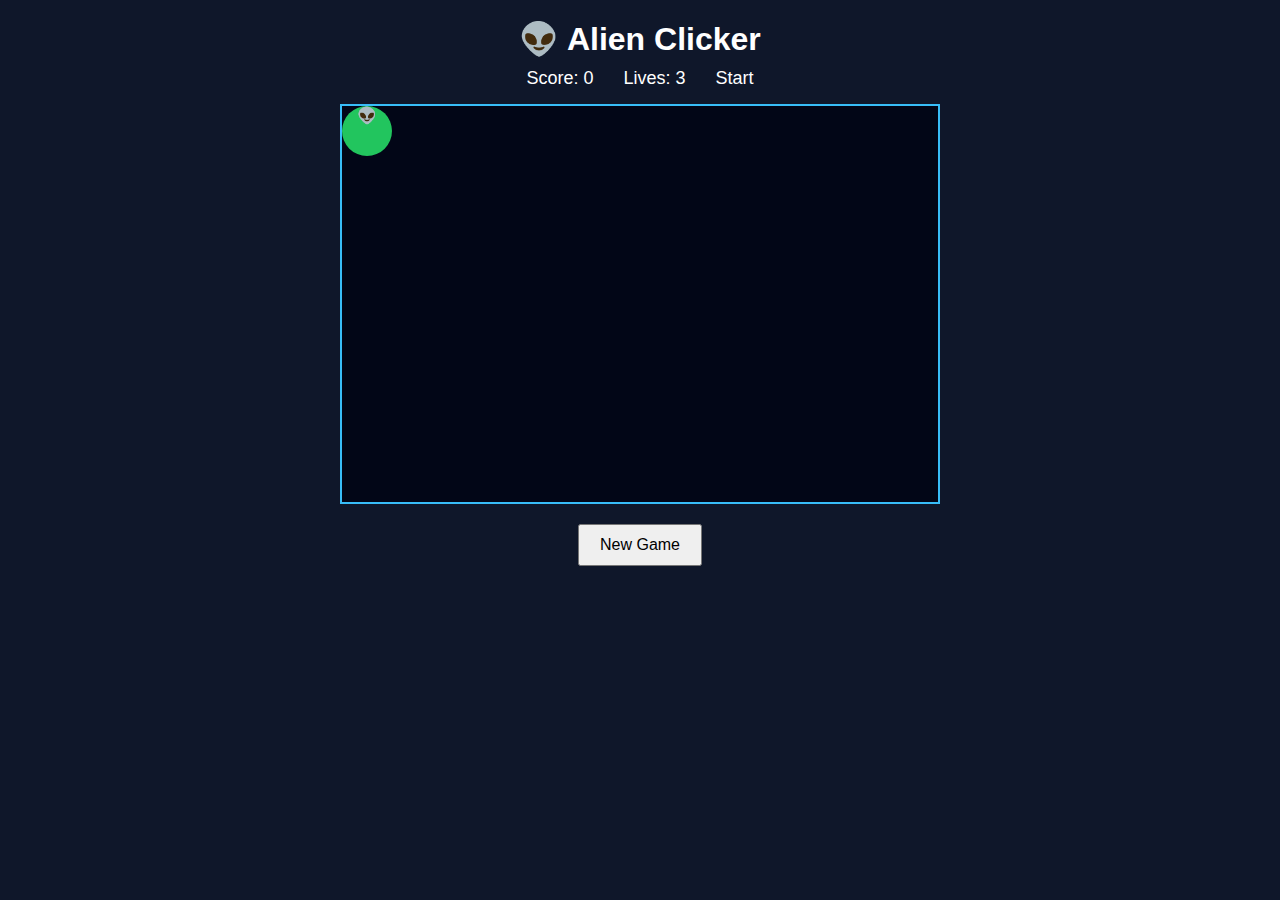
<file: Alien Clicker Game/index.html>
<!doctype html>
<html lang="en">
  <head>
    <link
      href="https://fonts.googleapis.com/css2?family=Orbitron:wght@400;600&display=swap"
      rel="stylesheet"
    />

    <meta charset="UTF-8" />
    <meta name="viewport" content="width=device-width, initial-scale=1.0" />
    <meta http-equiv="X-UA-Compatible" content="ie=edge" />
    <link rel="stylesheet" href="style.css" />
    <title>Alien Clicker</title>
  </head>
  <body>
    <h1>👽 Alien Clicker</h1>

    <div class="hud">
      <p>Score: <span id="score">0</span></p>
      <p>Lives: <span id="lives">3</span></p>
      <p><span id="msg">Start</span></p>
    </div>

    <div class="game">
      <!-- aliens will appear here -->
      <div class="alien">👽</div>
    </div>

    <button class="btn new-game">New Game</button>

    <script src="script.js"></script>
  </body>
</html>
</file>
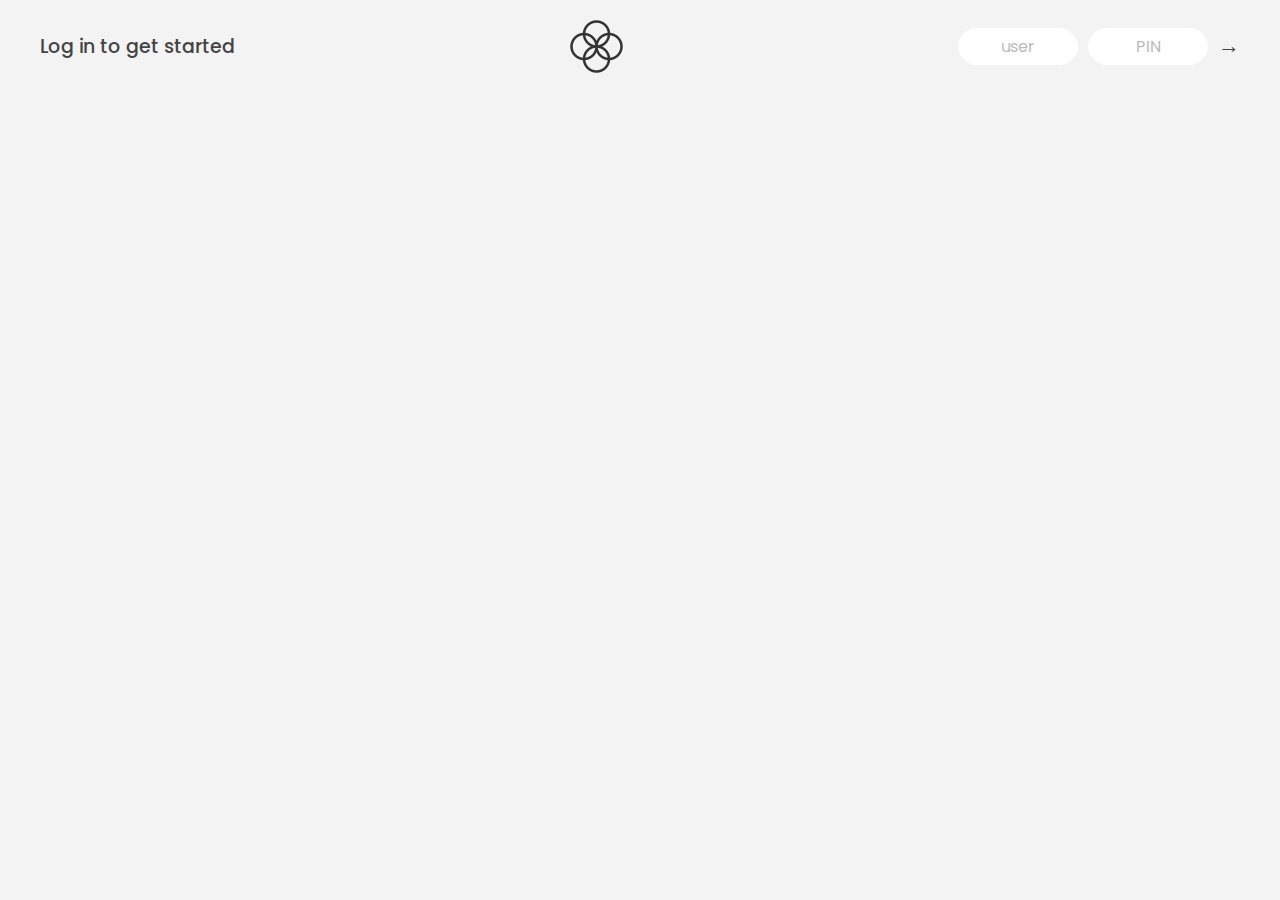
<file: arrayMethods/index.html>
<!doctype html>
<html lang="en">
  <head>
    <meta charset="UTF-8" />
    <meta name="viewport" content="width=device-width, initial-scale=1.0" />
    <meta http-equiv="X-UA-Compatible" content="ie=edge" />
    <link rel="shortcut icon" type="image/png" href="/icon.png" />

    <link
      href="https://fonts.googleapis.com/css?family=Poppins:400,500,600&display=swap"
      rel="stylesheet"
    />

    <link rel="stylesheet" href="style.css" />
    <title>Bankist</title>
  </head>
  <body>
    <!-- TOP NAVIGATION -->
    <nav>
      <p class="welcome">Log in to get started</p>
      <img src="logo.png" alt="Logo" class="logo" />
      <form class="login">
        <input
          type="text"
          placeholder="user"
          class="login__input login__input--user"
        />
        <!-- In practice, use type="password" -->
        <input
          type="text"
          placeholder="PIN"
          maxlength="4"
          class="login__input login__input--pin"
        />
        <button class="login__btn">&rarr;</button>
      </form>
    </nav>

    <main class="app">
      <!-- BALANCE -->
      <div class="balance">
        <div>
          <p class="balance__label">Current balance</p>
          <p class="balance__date">
            As of <span class="date">05/03/2037</span>
          </p>
        </div>
        <p class="balance__value">0000€</p>
      </div>

      <!-- MOVEMENTS -->
      <div class="movements">
        <div class="movements__row">
          <div class="movements__type movements__type--deposit">2 deposit</div>
          <div class="movements__date">3 days ago</div>
          <div class="movements__value">4 000€</div>
        </div>
        <div class="movements__row">
          <div class="movements__type movements__type--withdrawal">
            1 withdrawal
          </div>
          <div class="movements__date">24/01/2037</div>
          <div class="movements__value">-378€</div>
        </div>
      </div>

      <!-- SUMMARY -->
      <div class="summary">
        <p class="summary__label">In</p>
        <p class="summary__value summary__value--in">0000€</p>
        <p class="summary__label">Out</p>
        <p class="summary__value summary__value--out">0000€</p>
        <p class="summary__label">Interest</p>
        <p class="summary__value summary__value--interest">0000€</p>
        <button class="btn--sort">&downarrow; SORT</button>
      </div>

      <!-- OPERATION: TRANSFERS -->
      <div class="operation operation--transfer">
        <h2>Transfer money</h2>
        <form class="form form--transfer">
          <input type="text" class="form__input form__input--to" />
          <input type="number" class="form__input form__input--amount" />
          <button class="form__btn form__btn--transfer">&rarr;</button>
          <label class="form__label">Transfer to</label>
          <label class="form__label">Amount</label>
        </form>
      </div>

      <!-- OPERATION: LOAN -->
      <div class="operation operation--loan">
        <h2>Request loan</h2>
        <form class="form form--loan">
          <input type="number" class="form__input form__input--loan-amount" />
          <button class="form__btn form__btn--loan">&rarr;</button>
          <label class="form__label form__label--loan">Amount</label>
        </form>
      </div>

      <!-- OPERATION: CLOSE -->
      <div class="operation operation--close">
        <h2>Close account</h2>
        <form class="form form--close">
          <input type="text" class="form__input form__input--user" />
          <input
            type="password"
            maxlength="6"
            class="form__input form__input--pin"
          />
          <button class="form__btn form__btn--close">&rarr;</button>
          <label class="form__label">Confirm user</label>
          <label class="form__label">Confirm PIN</label>
        </form>
      </div>

      <!-- LOGOUT TIMER -->
      <p class="logout-timer">
        You will be logged out in <span class="timer">05:00</span>
      </p>
    </main>

    <!-- <footer>
      &copy; by Jonas Schmedtmann. Don't claim as your own :)
    </footer> -->

    <script src="script.js"></script>
  </body>
</html>
</file>
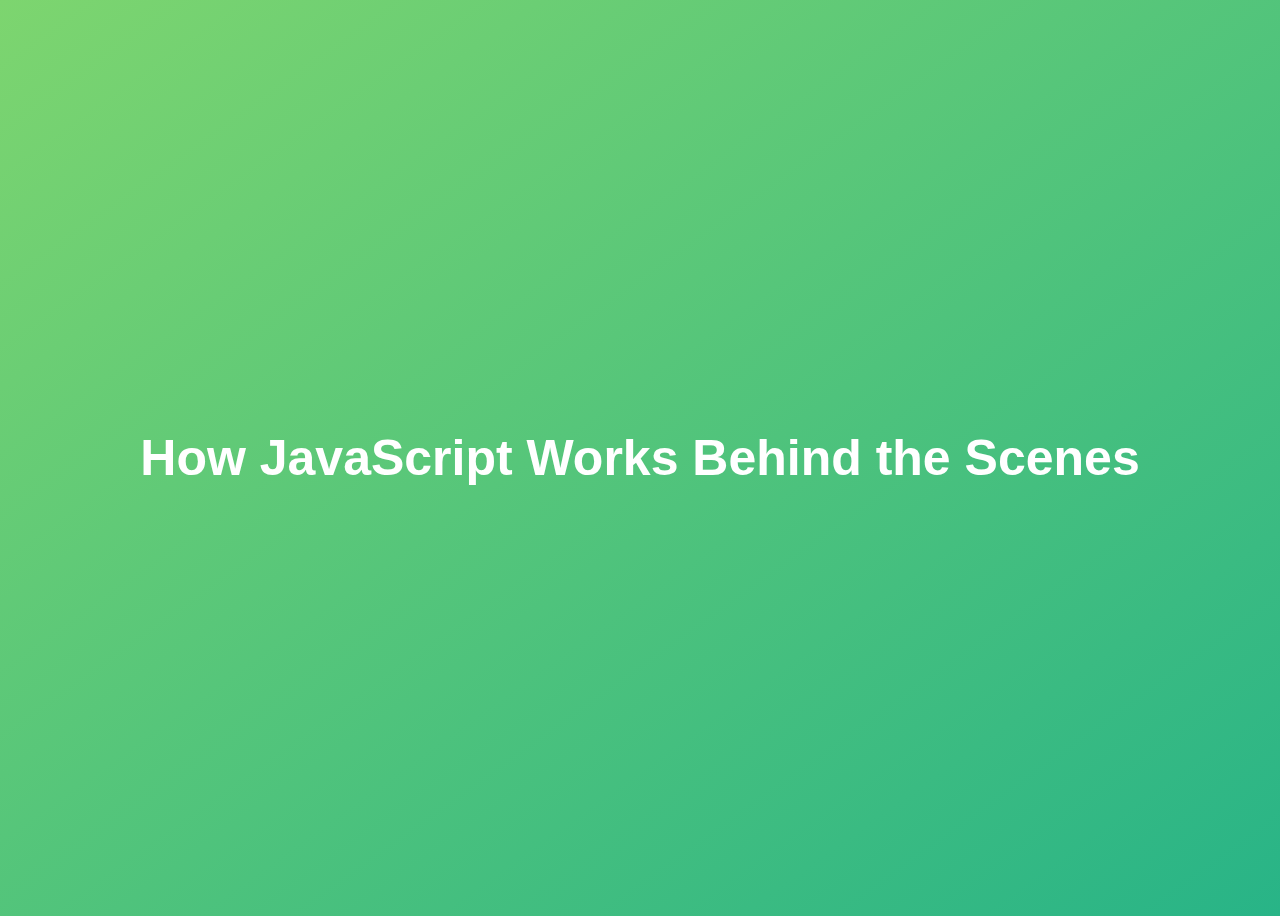
<file: Behind-the-Scenes/index.html>
<!DOCTYPE html>
<html lang="en">
  <head>
    <meta charset="UTF-8" />
    <meta name="viewport" content="width=device-width, initial-scale=1.0" />
    <meta http-equiv="X-UA-Compatible" content="ie=edge" />
    <title>How JavaScript Works Behind the Scenes</title>
    <style>
      body {
        height: 100vh;
        display: flex;
        align-items: center;
        background: linear-gradient(to top left, #28b487, #7dd56f);
      }
      h1 {
        font-family: sans-serif;
        font-size: 50px;
        line-height: 1.3;
        width: 100%;
        padding: 30px;
        text-align: center;
        color: white;
      }
    </style>
  </head>
  <body>
    <h1>How JavaScript Works Behind the Scenes</h1>
    <script src="script.js"></script>
  </body>
</html>
</file>
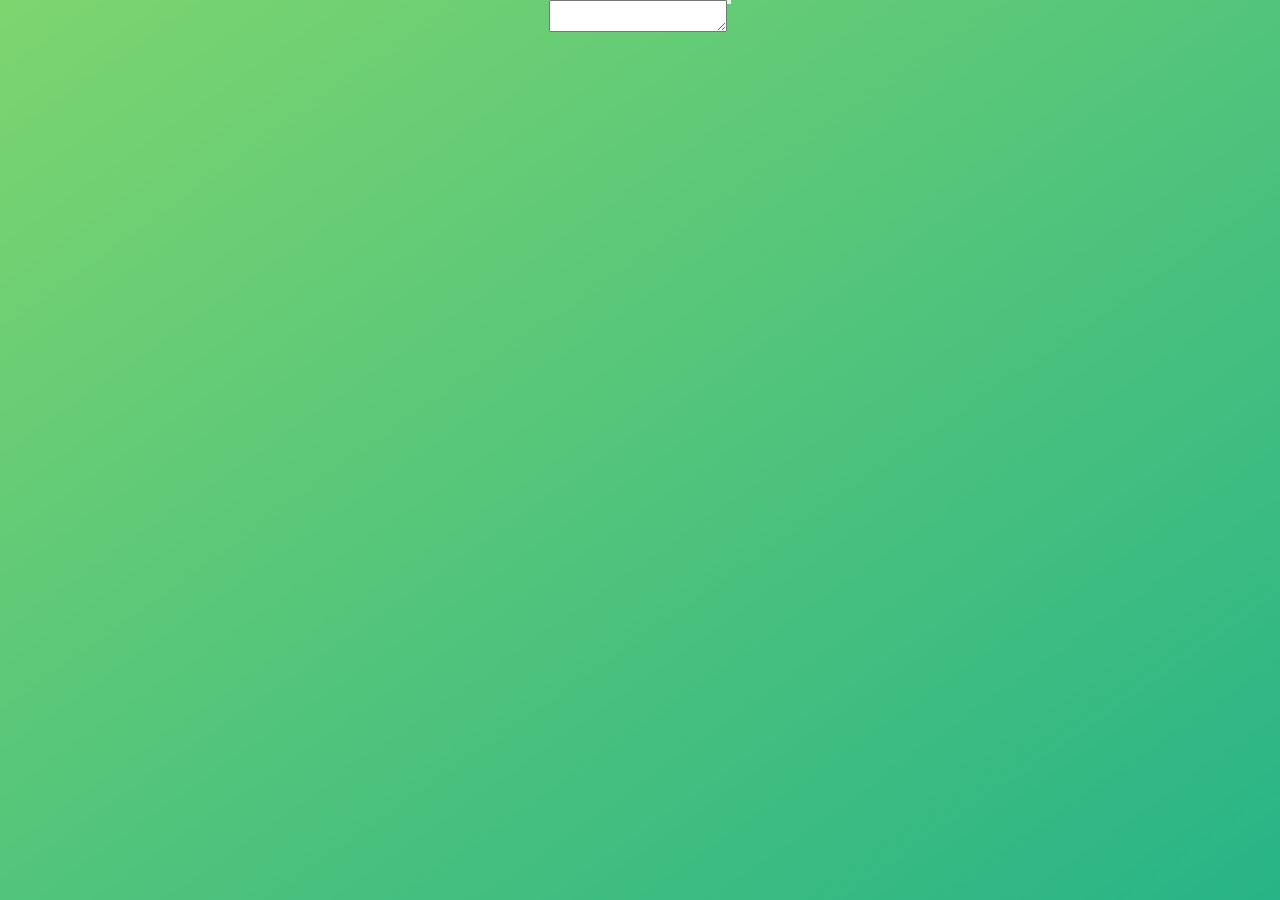
<file: camelCase/index.html>
<!doctype html>
<html lang="en">
  <head>
    <meta charset="UTF-8" />
    <meta name="viewport" content="width=device-width, initial-scale=1.0" />
    <meta http-equiv="X-UA-Compatible" content="ie=edge" />
    <link rel="stylesheet" href="style.css" />
    <title>camelCase</title>
  </head>
  <body>
    <script src="script.js"></script>
  </body>
</html>
</file>
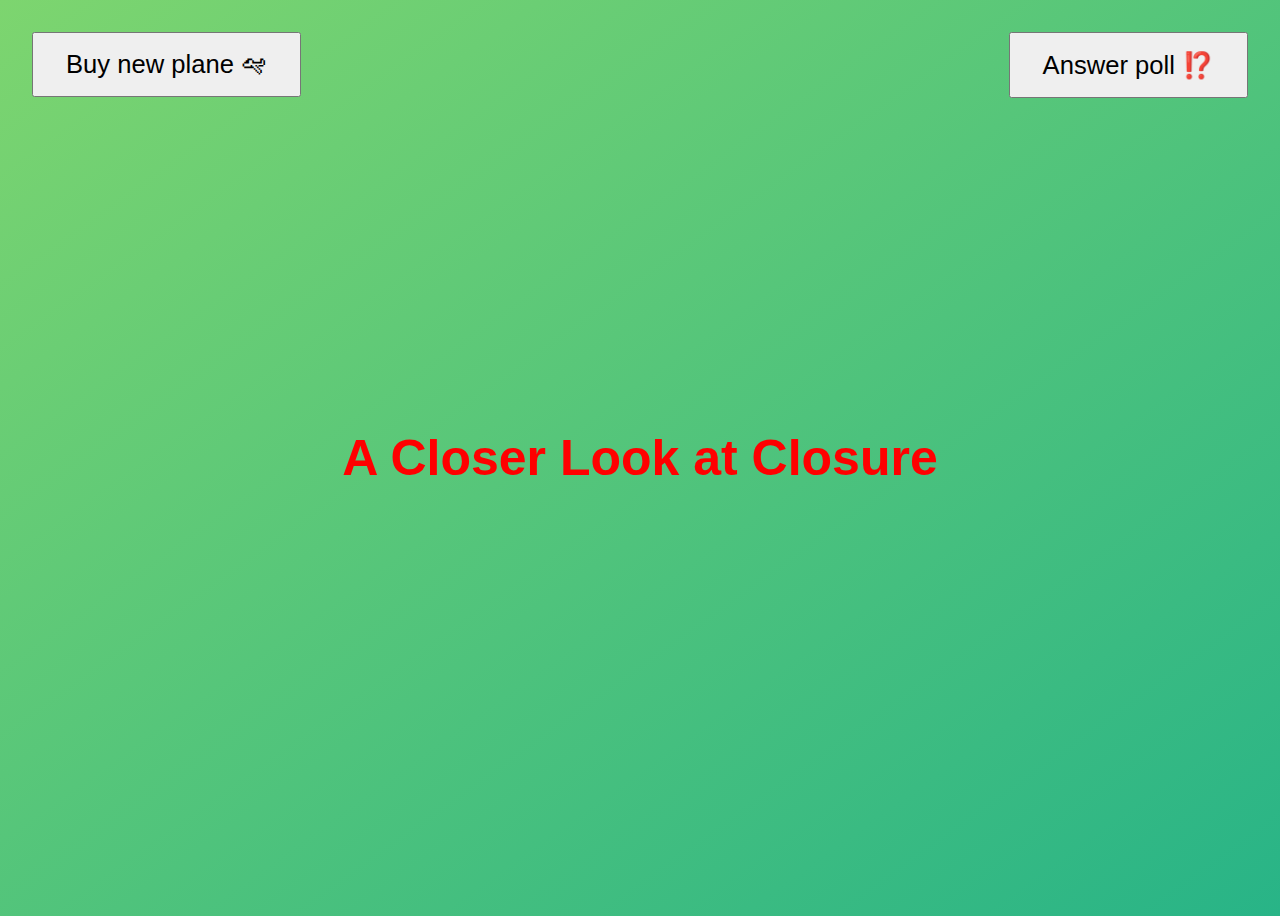
<file: ClosureExercise/index.html>
<!doctype html>
<html lang="en">
  <head>
    <meta charset="UTF-8" />
    <meta name="viewport" content="width=device-width, initial-scale=1.0" />
    <meta http-equiv="X-UA-Compatible" content="ie=edge" />
    <title>ClosureExercise</title>
    <style>
      body {
        height: 100vh;
        display: flex;
        align-items: center;
        background: linear-gradient(to top left, #28b487, #7dd56f);
      }
      h1 {
        font-family: sans-serif;
        font-size: 50px;
        line-height: 1.3;
        width: 100%;
        padding: 30px;
        text-align: center;
        color: white;
      }
      .buy,
      .poll {
        font-size: 1.6rem;
        padding: 1rem 2rem;
        position: absolute;
        top: 2rem;
      }
      .buy {
        left: 2rem;
      }
      .poll {
        right: 2rem;
      }
    </style>
  </head>
  <body>
    <h1>A Closer Look at Closure</h1>
    <button class="buy">Buy new plane 🛩</button>
    <button class="poll">Answer poll ⁉️</button>
    <script src="script.js"></script>
  </body>
</html>
</file>
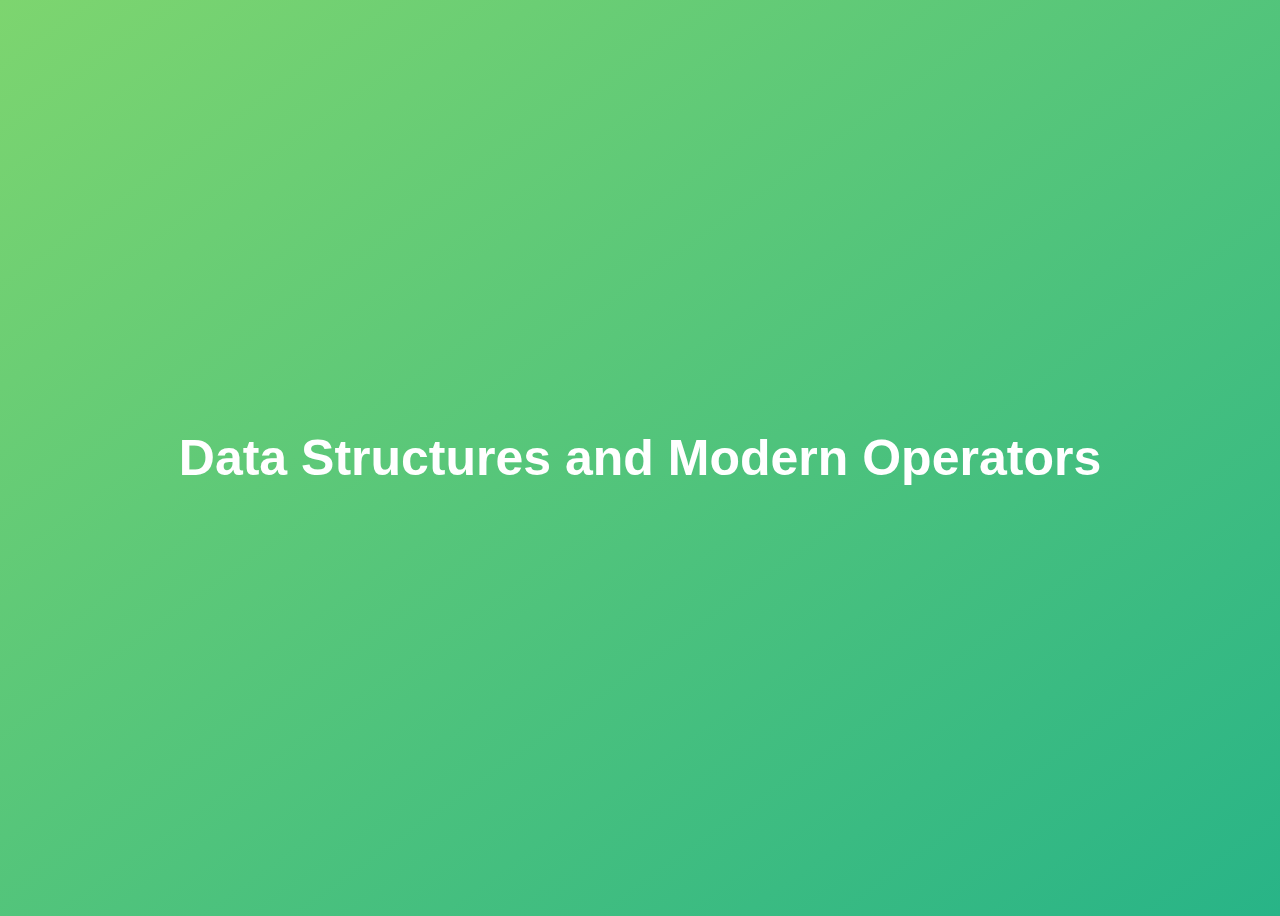
<file: Data-Structures-Operators/index.html>
<!DOCTYPE html>
<html lang="en">
  <head>
    <meta charset="UTF-8" />
    <meta name="viewport" content="width=device-width, initial-scale=1.0" />
    <meta http-equiv="X-UA-Compatible" content="ie=edge" />
    <title>Data Structures and Modern Operators</title>
    <style>
      body {
        height: 100vh;
        display: flex;
        align-items: center;
        background: linear-gradient(to top left, #28b487, #7dd56f);
      }
      h1 {
        font-family: sans-serif;
        font-size: 50px;
        line-height: 1.3;
        width: 100%;
        padding: 30px;
        text-align: center;
        color: white;
      }
      button {
        width: 50px;
        height: 20px;
        margin: 10px;
      }
      textarea {
        width: 300px;
        height: 100px;
      }
    </style>
  </head>
  <body>
    <h1>Data Structures and Modern Operators</h1>
    <script src="script.js"></script>
  </body>
</html>
</file>
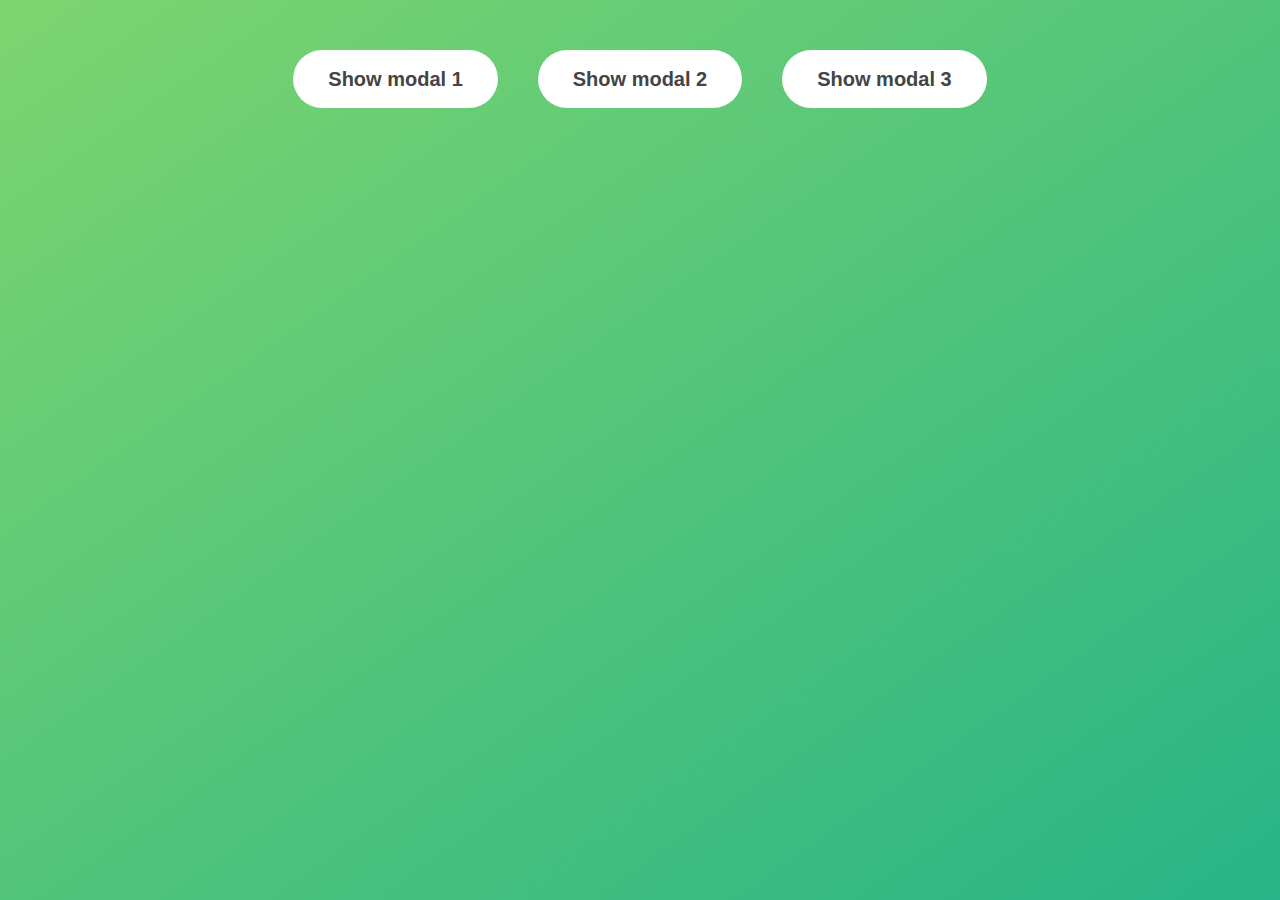
<file: Football-Betting-App/index.html>
<!DOCTYPE html>
<html lang="en">
  <head>
    <meta charset="UTF-8" />
    <meta name="viewport" content="width=device-width, initial-scale=1.0" />
    <meta http-equiv="X-UA-Compatible" content="ie=edge" />
    <link rel="stylesheet" href="style.css" />
    <title>Modal window</title>
  </head>
  <body>
    <button class="show-modal">Show modal 1</button>
    <button class="show-modal">Show modal 2</button>
    <button class="show-modal">Show modal 3</button>

    <div class="modal hidden">
      <button class="close-modal">&times;</button>
      <h1>I'm a modal window 😍</h1>
      <p>
        Lorem ipsum dolor sit amet, consectetur adipisicing elit, sed do eiusmod
        tempor incididunt ut labore et dolore magna aliqua. Ut enim ad minim
        veniam, quis nostrud exercitation ullamco laboris nisi ut aliquip ex ea
        commodo consequat. Duis aute irure dolor in reprehenderit in voluptate
        velit esse cillum dolore eu fugiat nulla pariatur. Excepteur sint
        occaecat cupidatat non proident, sunt in culpa qui officia deserunt
        mollit anim id est laborum.
      </p>
    </div>
    <div class="overlay hidden"></div>

    <script src="script.js"></script>
  </body>
</html>
</file>
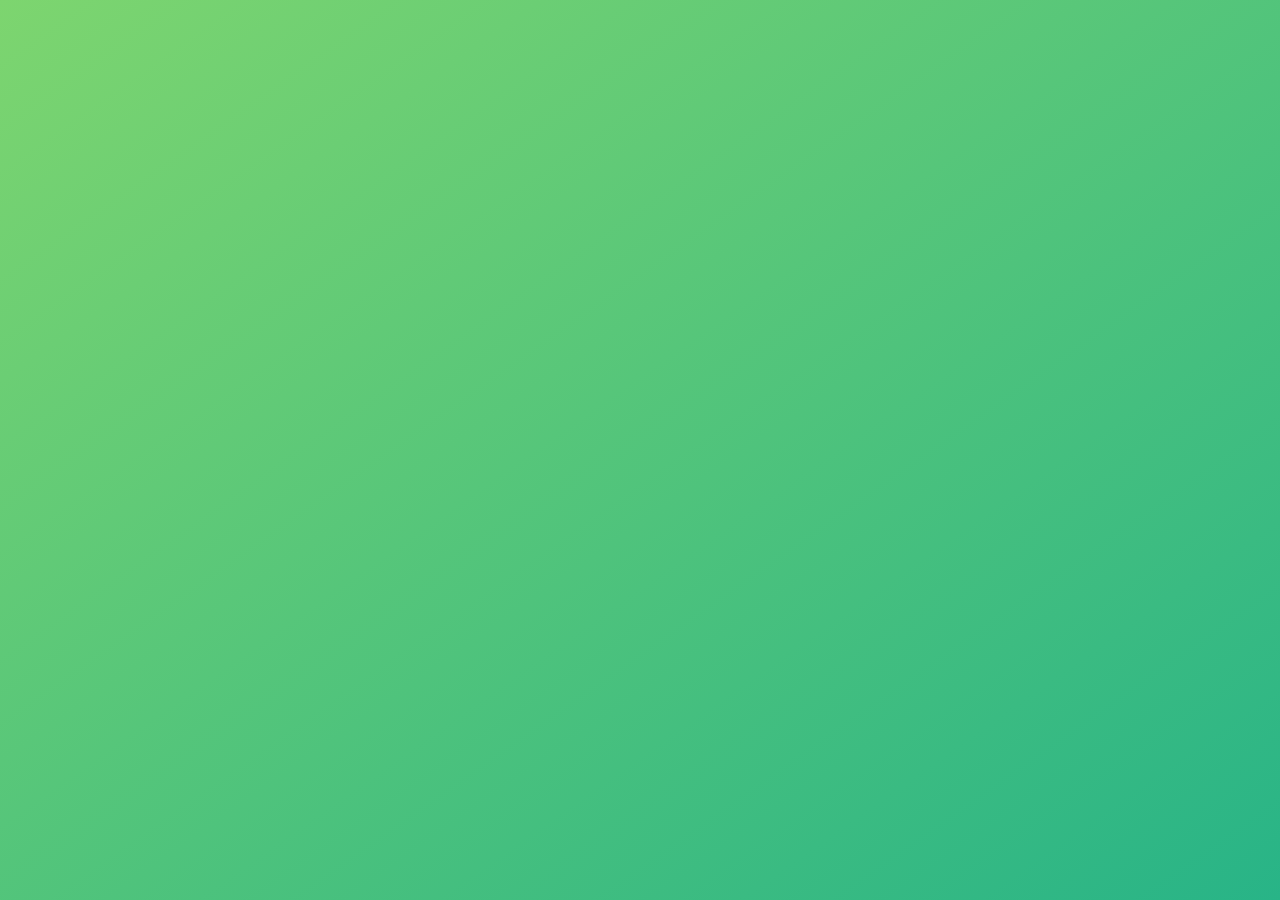
<file: Football-Betting-App2/index.html>
<!doctype html>
<html lang="en">
  <head>
    <meta charset="UTF-8" />
    <meta name="viewport" content="width=device-width, initial-scale=1.0" />
    <meta http-equiv="X-UA-Compatible" content="ie=edge" />
    <link rel="stylesheet" href="style.css" />
    <title>Football Betting App</title>
  </head>
  <body>
    <script src="script.js"></script>
  </body>
</html>
</file>
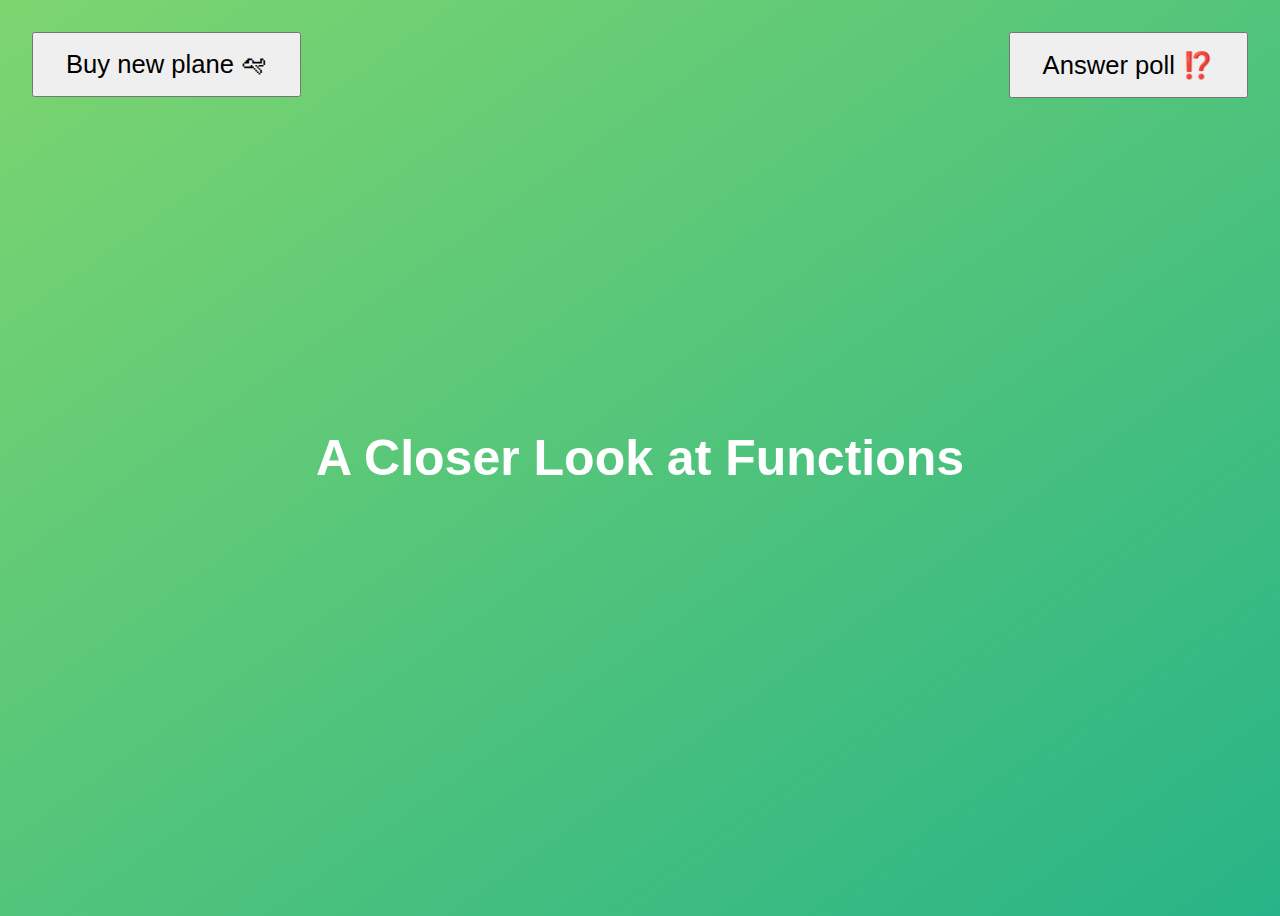
<file: FunctionsExcersize/index.html>
<!DOCTYPE html>
<html lang="en">
  <head>
    <meta charset="UTF-8" />
    <meta name="viewport" content="width=device-width, initial-scale=1.0" />
    <meta http-equiv="X-UA-Compatible" content="ie=edge" />
    <title>A Closer Look at Functions</title>
    <style>
      body {
        height: 100vh;
        display: flex;
        align-items: center;
        background: linear-gradient(to top left, #28b487, #7dd56f);
      }
      h1 {
        font-family: sans-serif;
        font-size: 50px;
        line-height: 1.3;
        width: 100%;
        padding: 30px;
        text-align: center;
        color: white;
      }
      .buy,
      .poll {
        font-size: 1.6rem;
        padding: 1rem 2rem;
        position: absolute;
        top: 2rem;
      }
      .buy {
        left: 2rem;
      }
      .poll {
        right: 2rem;
      }
    </style>
  </head>
  <body>
    <h1>A Closer Look at Functions</h1>
    <button class="buy">Buy new plane 🛩</button>
    <button class="poll">Answer poll ⁉️</button>
    <script src="script.js"></script>
  </body>
</html>
</file>
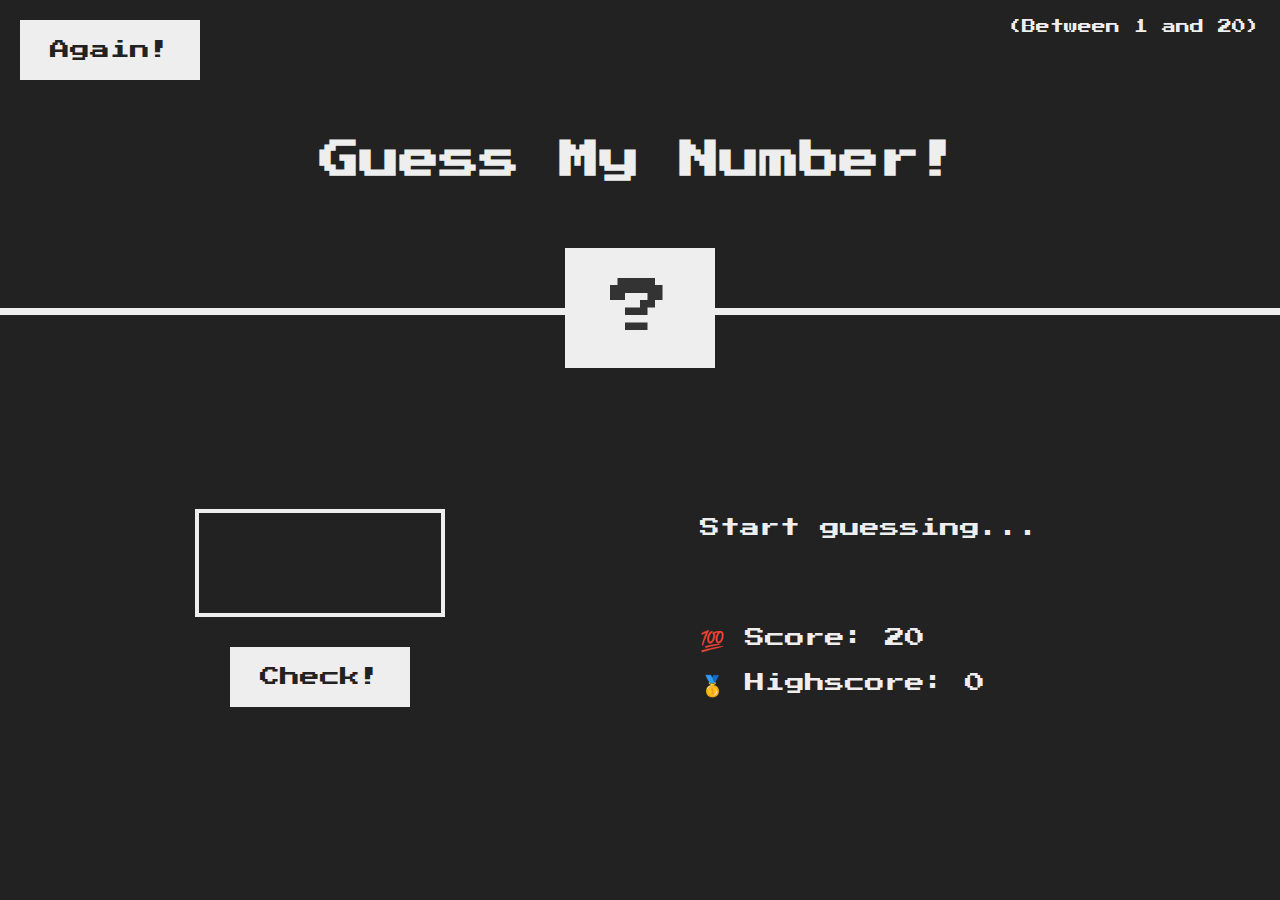
<file: Guess-My-Number/index.html>
<!DOCTYPE html>
<html lang="en">
  <head>
    <meta charset="UTF-8" />
    <meta name="viewport" content="width=device-width, initial-scale=1.0" />
    <meta http-equiv="X-UA-Compatible" content="ie=edge" />
    <link rel="stylesheet" href="style.css" />
    <title>Guess My Number!</title>
  </head>
  <body>
    <header>
      <h1>Guess My Number!</h1>
      <p class="between">(Between 1 and 20)</p>
      <button class="btn again">Again!</button>
      <div class="number">?</div>
    </header>
    <main>
      <section class="left">
        <input type="number" class="guess" />
        <button class="btn check">Check!</button>
      </section>
      <section class="right">
        <p class="message">Start guessing...</p>
        <p class="label-score">💯 Score: <span class="score">20</span></p>
        <p class="label-highscore">
          🥇 Highscore: <span class="highscore">0</span>
        </p>
      </section>
    </main>
    <script src="script.js"></script>
  </body>
</html>
</file>
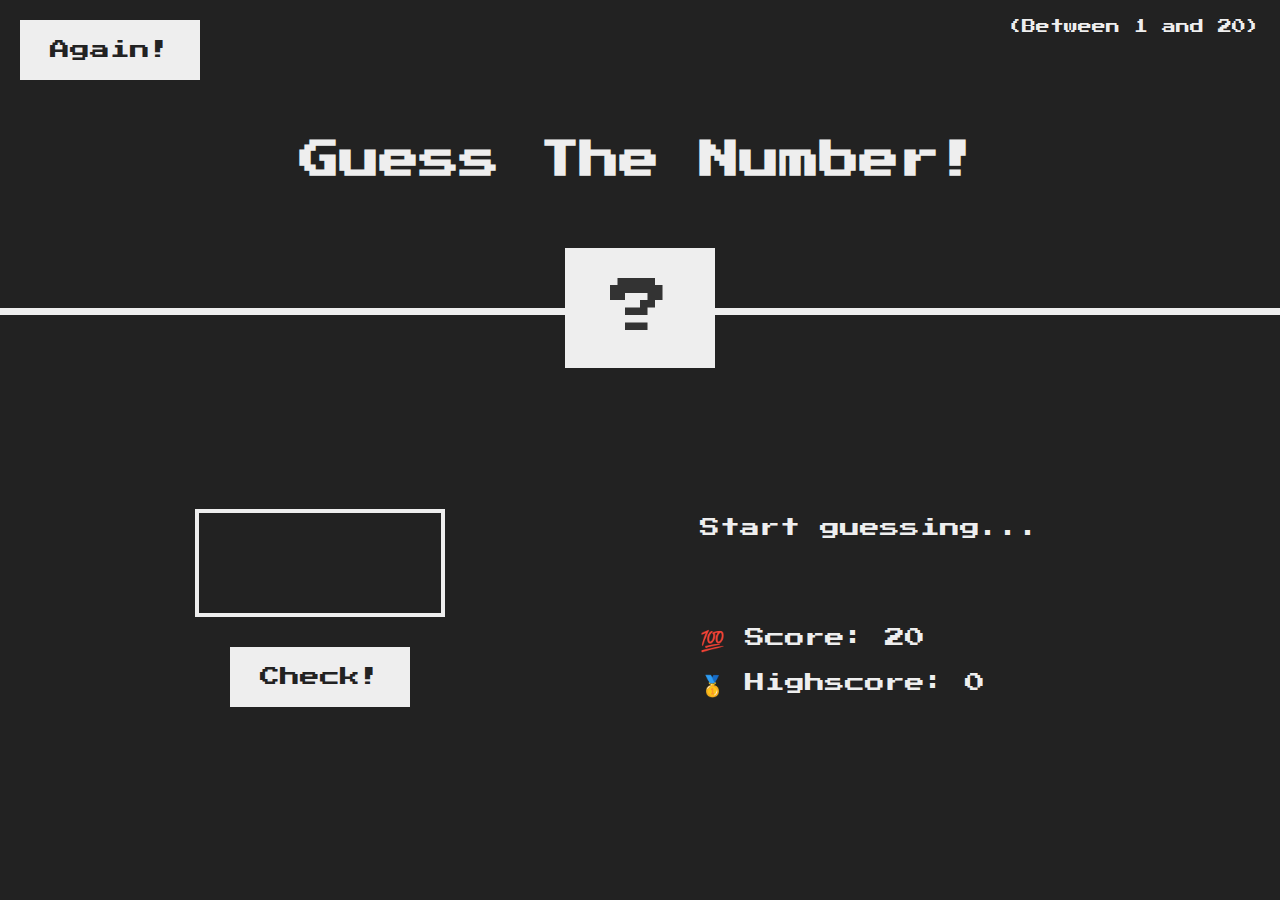
<file: Guess-The-Number/index.html>
<!doctype html>
<html lang="en">
  <head>
    <meta charset="UTF-8" />
    <meta name="viewport" content="width=device-width, initial-scale=1.0" />
    <meta http-equiv="X-UA-Compatible" content="ie=edge" />
    <link rel="stylesheet" href="style.css" />
    <title>Guess The Number!</title>
  </head>
  <body>
    <header>
      <h1>Guess The Number!</h1>
      <p class="between">(Between 1 and 20)</p>
      <button class="btn again">Again!</button>
      <div class="number">?</div>
    </header>
    <main>
      <section class="left">
        <input type="number" class="guess" />
        <button class="btn check">Check!</button>
      </section>
      <section class="right">
        <p class="message">Start guessing...</p>
        <p class="label-score">💯 Score: <span class="score">20</span></p>
        <p class="label-highscore">
          🥇 Highscore: <span class="highscore">0</span>
        </p>
      </section>
    </main>
    <script src="script.js"></script>
  </body>
</html>
</file>
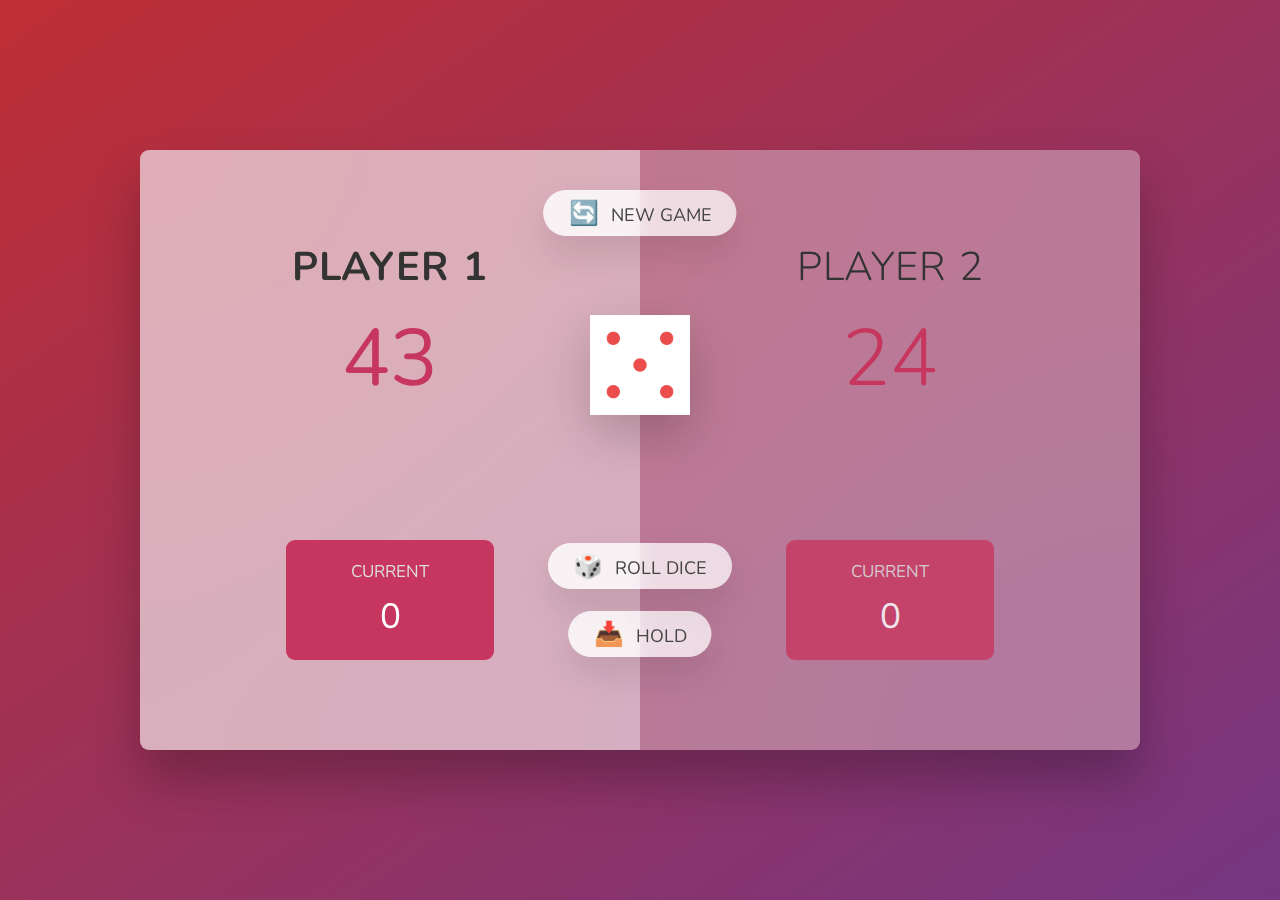
<file: Pig-Game/index.html>
<!DOCTYPE html>
<html lang="en">
  <head>
    <meta charset="UTF-8" />
    <meta name="viewport" content="width=device-width, initial-scale=1.0" />
    <meta http-equiv="X-UA-Compatible" content="ie=edge" />
    <link rel="stylesheet" href="style.css" />
    <title>Pig Game</title>
  </head>
  <body>
    <main>
      <section class="player player--0 player--active">
        <h2 class="name" id="name--0">Player 1</h2>
        <p class="score" id="score--0">43</p>
        <div class="current">
          <p class="current-label">Current</p>
          <p class="current-score" id="current--0">0</p>
        </div>
      </section>
      <section class="player player--1">
        <h2 class="name" id="name--1">Player 2</h2>
        <p class="score" id="score--1">24</p>
        <div class="current">
          <p class="current-label">Current</p>
          <p class="current-score" id="current--1">0</p>
        </div>
      </section>

      <img src="dice-5.png" alt="Playing dice" class="dice" />
      <button class="btn btn--new">🔄 New game</button>
      <button class="btn btn--roll">🎲 Roll dice</button>
      <button class="btn btn--hold">📥 Hold</button>
    </main>
    <script src="script.js"></script>
  </body>
</html>
</file>
<file: Alien Clicker Game/style.css>
* {
  box-sizing: border-box;
  margin: 0;
  padding: 0;
}

body {
  font-family: sans-serif;
  background: #0f172a;
  color: white;
  text-align: center;
  padding: 20px;
}

h1 {
  margin-bottom: 10px;
}

.hud {
  display: flex;
  justify-content: center;
  gap: 30px;
  margin-bottom: 15px;
  font-size: 18px;
}

.game {
  width: 600px;
  height: 400px;
  background: #020617;
  border: 2px solid #38bdf8;
  margin: 0 auto 20px;
  position: relative; /* IMPORTANT */
  overflow: hidden;
}

.alien {
  width: 50px;
  height: 50px;
  background: #22c55e;
  border-radius: 50%;
  position: absolute; /* IMPORTANT */
  cursor: pointer;
}

.btn {
  padding: 10px 20px;
  font-size: 16px;
  cursor: pointer;
}
</file>
<file: arrayMethods/style.css>
/*
 * Use this CSS to learn some intersting techniques,
 * in case you're wondering how I built the UI.
 * Have fun! 😁
 */

* {
  margin: 0;
  padding: 0;
  box-sizing: inherit;
}

html {
  font-size: 62.5%;
  box-sizing: border-box;
}

body {
  font-family: "Poppins", sans-serif;
  color: #444;
  background-color: #f3f3f3;
  height: 100vh;
  padding: 2rem;
}

nav {
  display: flex;
  justify-content: space-between;
  align-items: center;
  padding: 0 2rem;
}

.welcome {
  font-size: 1.9rem;
  font-weight: 500;
}

.logo {
  height: 5.25rem;
}

.login {
  display: flex;
}

.login__input {
  border: none;
  padding: 0.5rem 2rem;
  font-size: 1.6rem;
  font-family: inherit;
  text-align: center;
  width: 12rem;
  border-radius: 10rem;
  margin-right: 1rem;
  color: inherit;
  border: 1px solid #fff;
  transition: all 0.3s;
}

.login__input:focus {
  outline: none;
  border: 1px solid #ccc;
}

.login__input::placeholder {
  color: #bbb;
}

.login__btn {
  border: none;
  background: none;
  font-size: 2.2rem;
  color: inherit;
  cursor: pointer;
  transition: all 0.3s;
}

.login__btn:hover,
.login__btn:focus,
.btn--sort:hover,
.btn--sort:focus {
  outline: none;
  color: #777;
}

/* MAIN */
.app {
  position: relative;
  max-width: 100rem;
  margin: 4rem auto;
  display: grid;
  grid-template-columns: 4fr 3fr;
  grid-template-rows: auto repeat(3, 15rem) auto;
  gap: 2rem;

  /* NOTE This creates the fade in/out anumation */
  opacity: 0;
  transition: all 1s;
}

.balance {
  grid-column: 1 / span 2;
  display: flex;
  align-items: flex-end;
  justify-content: space-between;
  margin-bottom: 2rem;
}

.balance__label {
  font-size: 2.2rem;
  font-weight: 500;
  margin-bottom: -0.2rem;
}

.balance__date {
  font-size: 1.4rem;
  color: #888;
}

.balance__value {
  font-size: 4.5rem;
  font-weight: 400;
}

/* MOVEMENTS */
.movements {
  grid-row: 2 / span 3;
  background-color: #fff;
  border-radius: 1rem;
  overflow: scroll;
}

.movements__row {
  padding: 2.25rem 4rem;
  display: flex;
  align-items: center;
  border-bottom: 1px solid #eee;
}

.movements__type {
  font-size: 1.1rem;
  text-transform: uppercase;
  font-weight: 500;
  color: #fff;
  padding: 0.1rem 1rem;
  border-radius: 10rem;
  margin-right: 2rem;
}

.movements__date {
  font-size: 1.1rem;
  text-transform: uppercase;
  font-weight: 500;
  color: #666;
}

.movements__type--deposit {
  background-image: linear-gradient(to top left, #39b385, #9be15d);
}

.movements__type--withdrawal {
  background-image: linear-gradient(to top left, #e52a5a, #ff585f);
}

.movements__value {
  font-size: 1.7rem;
  margin-left: auto;
}

/* SUMMARY */
.summary {
  grid-row: 5 / 6;
  display: flex;
  align-items: baseline;
  padding: 0 0.3rem;
  margin-top: 1rem;
}

.summary__label {
  font-size: 1.2rem;
  font-weight: 500;
  text-transform: uppercase;
  margin-right: 0.8rem;
}

.summary__value {
  font-size: 2.2rem;
  margin-right: 2.5rem;
}

.summary__value--in,
.summary__value--interest {
  color: #66c873;
}

.summary__value--out {
  color: #f5465d;
}

.btn--sort {
  margin-left: auto;
  border: none;
  background: none;
  font-size: 1.3rem;
  font-weight: 500;
  cursor: pointer;
}

/* OPERATIONS */
.operation {
  border-radius: 1rem;
  padding: 3rem 4rem;
  color: #333;
}

.operation--transfer {
  background-image: linear-gradient(to top left, #ffb003, #ffcb03);
}

.operation--loan {
  background-image: linear-gradient(to top left, #39b385, #9be15d);
}

.operation--close {
  background-image: linear-gradient(to top left, #e52a5a, #ff585f);
}

h2 {
  margin-bottom: 1.5rem;
  font-size: 1.7rem;
  font-weight: 600;
  color: #333;
}

.form {
  display: grid;
  grid-template-columns: 2.5fr 2.5fr 1fr;
  grid-template-rows: auto auto;
  gap: 0.4rem 1rem;
}

/* Exceptions for interst */
.form.form--loan {
  grid-template-columns: 2.5fr 1fr 2.5fr;
}
.form__label--loan {
  grid-row: 2;
}
/* End exceptions */

.form__input {
  width: 100%;
  border: none;
  background-color: rgba(255, 255, 255, 0.4);
  font-family: inherit;
  font-size: 1.5rem;
  text-align: center;
  color: #333;
  padding: 0.3rem 1rem;
  border-radius: 0.7rem;
  transition: all 0.3s;
}

.form__input:focus {
  outline: none;
  background-color: rgba(255, 255, 255, 0.6);
}

.form__label {
  font-size: 1.3rem;
  text-align: center;
}

.form__btn {
  border: none;
  border-radius: 0.7rem;
  font-size: 1.8rem;
  background-color: #fff;
  cursor: pointer;
  transition: all 0.3s;
}

.form__btn:focus {
  outline: none;
  background-color: rgba(255, 255, 255, 0.8);
}

.logout-timer {
  padding: 0 0.3rem;
  margin-top: 1.9rem;
  text-align: right;
  font-size: 1.25rem;
}

.timer {
  font-weight: 600;
}
</file>
<file: camelCase/style.css>
* {
  margin: 0;
  padding: 0;
  box-sizing: inherit;
}

html {
  font-size: 62.5%;
  box-sizing: border-box;
}

body {
  font-family: sans-serif;
  color: #333;
  line-height: 1.5;
  height: 100vh;
  position: relative;
  display: flex;
  align-items: flex-start;
  justify-content: center;
  background: linear-gradient(to top left, #28b487, #7dd56f);
}

.show-modal {
  font-size: 2rem;
  font-weight: 600;
  padding: 1.75rem 3.5rem;
  margin: 5rem 2rem;
  border: none;
  background-color: #fff;
  color: #444;
  border-radius: 10rem;
  cursor: pointer;
}

.close-modal {
  position: absolute;
  top: 1.2rem;
  right: 2rem;
  font-size: 5rem;
  color: #333;
  cursor: pointer;
  border: none;
  background: none;
}

h1 {
  font-size: 2.5rem;
  margin-bottom: 2rem;
}

p {
  font-size: 1.8rem;
}

/* -------------------------- */
/* CLASSES TO MAKE MODAL WORK */
.hidden {
  display: none;
}

.modal {
  position: absolute;
  top: 50%;
  left: 50%;
  transform: translate(-50%, -50%);
  width: 70%;

  background-color: white;
  padding: 6rem;
  border-radius: 5px;
  box-shadow: 0 3rem 5rem rgba(0, 0, 0, 0.3);
  z-index: 10;
}

.overlay {
  position: absolute;
  top: 0;
  left: 0;
  width: 100%;
  height: 100%;
  background-color: rgba(0, 0, 0, 0.6);
  backdrop-filter: blur(3px);
  z-index: 5;
}
</file>
<file: Football-Betting-App/style.css>
* {
  margin: 0;
  padding: 0;
  box-sizing: inherit;
}

html {
  font-size: 62.5%;
  box-sizing: border-box;
}

body {
  font-family: sans-serif;
  color: #333;
  line-height: 1.5;
  height: 100vh;
  position: relative;
  display: flex;
  align-items: flex-start;
  justify-content: center;
  background: linear-gradient(to top left, #28b487, #7dd56f);
}

.show-modal {
  font-size: 2rem;
  font-weight: 600;
  padding: 1.75rem 3.5rem;
  margin: 5rem 2rem;
  border: none;
  background-color: #fff;
  color: #444;
  border-radius: 10rem;
  cursor: pointer;
}

.close-modal {
  position: absolute;
  top: 1.2rem;
  right: 2rem;
  font-size: 5rem;
  color: #333;
  cursor: pointer;
  border: none;
  background: none;
}

h1 {
  font-size: 2.5rem;
  margin-bottom: 2rem;
}

p {
  font-size: 1.8rem;
}

/* -------------------------- */
/* CLASSES TO MAKE MODAL WORK */
.hidden {
  display: none;
}

.modal {
  position: absolute;
  top: 50%;
  left: 50%;
  transform: translate(-50%, -50%);
  width: 70%;

  background-color: white;
  padding: 6rem;
  border-radius: 5px;
  box-shadow: 0 3rem 5rem rgba(0, 0, 0, 0.3);
  z-index: 10;
}

.overlay {
  position: absolute;
  top: 0;
  left: 0;
  width: 100%;
  height: 100%;
  background-color: rgba(0, 0, 0, 0.6);
  backdrop-filter: blur(3px);
  z-index: 5;
}
</file>
<file: Football-Betting-App2/style.css>
* {
  margin: 0;
  padding: 0;
  box-sizing: inherit;
}

html {
  font-size: 62.5%;
  box-sizing: border-box;
}

body {
  font-family: sans-serif;
  color: #333;
  line-height: 1.5;
  height: 100vh;
  position: relative;
  display: flex;
  align-items: flex-start;
  justify-content: center;
  background: linear-gradient(to top left, #28b487, #7dd56f);
}

.show-modal {
  font-size: 2rem;
  font-weight: 600;
  padding: 1.75rem 3.5rem;
  margin: 5rem 2rem;
  border: none;
  background-color: #fff;
  color: #444;
  border-radius: 10rem;
  cursor: pointer;
}

.close-modal {
  position: absolute;
  top: 1.2rem;
  right: 2rem;
  font-size: 5rem;
  color: #333;
  cursor: pointer;
  border: none;
  background: none;
}

h1 {
  font-size: 2.5rem;
  margin-bottom: 2rem;
}

p {
  font-size: 1.8rem;
}

/* -------------------------- */
/* CLASSES TO MAKE MODAL WORK */
.hidden {
  display: none;
}

.modal {
  position: absolute;
  top: 50%;
  left: 50%;
  transform: translate(-50%, -50%);
  width: 70%;

  background-color: white;
  padding: 6rem;
  border-radius: 5px;
  box-shadow: 0 3rem 5rem rgba(0, 0, 0, 0.3);
  z-index: 10;
}

.overlay {
  position: absolute;
  top: 0;
  left: 0;
  width: 100%;
  height: 100%;
  background-color: rgba(0, 0, 0, 0.6);
  backdrop-filter: blur(3px);
  z-index: 5;
}
</file>
<file: Guess-My-Number/style.css>
@import url('https://fonts.googleapis.com/css?family=Press+Start+2P&display=swap');

* {
  margin: 0;
  padding: 0;
  box-sizing: inherit;
}

html {
  font-size: 62.5%;
  box-sizing: border-box;
}

body {
  font-family: 'Press Start 2P', sans-serif;
  color: #eee;
  background-color: #222;
  /* background-color: #60b347; */
}

/* LAYOUT */
header {
  position: relative;
  height: 35vh;
  border-bottom: 7px solid #eee;
}

main {
  height: 65vh;
  color: #eee;
  display: flex;
  align-items: center;
  justify-content: space-around;
}

.left {
  width: 52rem;
  display: flex;
  flex-direction: column;
  align-items: center;
}

.right {
  width: 52rem;
  font-size: 2rem;
}

/* ELEMENTS STYLE */
h1 {
  font-size: 4rem;
  text-align: center;
  position: absolute;
  width: 100%;
  top: 52%;
  left: 50%;
  transform: translate(-50%, -50%);
}

.number {
  background: #eee;
  color: #333;
  font-size: 6rem;
  width: 15rem;
  padding: 3rem 0rem;
  text-align: center;
  position: absolute;
  bottom: 0;
  left: 50%;
  transform: translate(-50%, 50%);
}

.between {
  font-size: 1.4rem;
  position: absolute;
  top: 2rem;
  right: 2rem;
}

.again {
  position: absolute;
  top: 2rem;
  left: 2rem;
}

.guess {
  background: none;
  border: 4px solid #eee;
  font-family: inherit;
  color: inherit;
  font-size: 5rem;
  padding: 2.5rem;
  width: 25rem;
  text-align: center;
  display: block;
  margin-bottom: 3rem;
}

.btn {
  border: none;
  background-color: #eee;
  color: #222;
  font-size: 2rem;
  font-family: inherit;
  padding: 2rem 3rem;
  cursor: pointer;
}

.btn:hover {
  background-color: #ccc;
}

.message {
  margin-bottom: 8rem;
  height: 3rem;
}

.label-score {
  margin-bottom: 2rem;
}
</file>
<file: Guess-The-Number/style.css>
@import url('https://fonts.googleapis.com/css?family=Press+Start+2P&display=swap');

* {
  margin: 0;
  padding: 0;
  box-sizing: inherit;
}

html {
  font-size: 62.5%;
  box-sizing: border-box;
}

body {
  font-family: 'Press Start 2P', sans-serif;
  color: #eee;
  background-color: #222;
  /* background-color: #60b347; */
}

/* LAYOUT */
header {
  position: relative;
  height: 35vh;
  border-bottom: 7px solid #eee;
}

main {
  height: 65vh;
  color: #eee;
  display: flex;
  align-items: center;
  justify-content: space-around;
}

.left {
  width: 52rem;
  display: flex;
  flex-direction: column;
  align-items: center;
}

.right {
  width: 52rem;
  font-size: 2rem;
}

/* ELEMENTS STYLE */
h1 {
  font-size: 4rem;
  text-align: center;
  position: absolute;
  width: 100%;
  top: 52%;
  left: 50%;
  transform: translate(-50%, -50%);
}

.number {
  background: #eee;
  color: #333;
  font-size: 6rem;
  width: 15rem;
  padding: 3rem 0rem;
  text-align: center;
  position: absolute;
  bottom: 0;
  left: 50%;
  transform: translate(-50%, 50%);
}

.between {
  font-size: 1.4rem;
  position: absolute;
  top: 2rem;
  right: 2rem;
}

.again {
  position: absolute;
  top: 2rem;
  left: 2rem;
}

.guess {
  background: none;
  border: 4px solid #eee;
  font-family: inherit;
  color: inherit;
  font-size: 5rem;
  padding: 2.5rem;
  width: 25rem;
  text-align: center;
  display: block;
  margin-bottom: 3rem;
}

.btn {
  border: none;
  background-color: #eee;
  color: #222;
  font-size: 2rem;
  font-family: inherit;
  padding: 2rem 3rem;
  cursor: pointer;
}

.btn:hover {
  background-color: #ccc;
}

.message {
  margin-bottom: 8rem;
  height: 3rem;
}

.label-score {
  margin-bottom: 2rem;
}
</file>
<file: Pig-Game/style.css>
@import url('https://fonts.googleapis.com/css2?family=Nunito&display=swap');

* {
  margin: 0;
  padding: 0;
  box-sizing: inherit;
}

html {
  font-size: 62.5%;
  box-sizing: border-box;
}

body {
  font-family: 'Nunito', sans-serif;
  font-weight: 400;
  height: 100vh;
  color: #333;
  background-image: linear-gradient(to top left, #753682 0%, #bf2e34 100%);
  display: flex;
  align-items: center;
  justify-content: center;
}

/* LAYOUT */
main {
  position: relative;
  width: 100rem;
  height: 60rem;
  background-color: rgba(255, 255, 255, 0.35);
  backdrop-filter: blur(200px);
  filter: blur();
  box-shadow: 0 3rem 5rem rgba(0, 0, 0, 0.25);
  border-radius: 9px;
  overflow: hidden;
  display: flex;
}

.player {
  flex: 50%;
  padding: 9rem;
  display: flex;
  flex-direction: column;
  align-items: center;
  transition: all 0.75s;
}

/* ELEMENTS */
.name {
  position: relative;
  font-size: 4rem;
  text-transform: uppercase;
  letter-spacing: 1px;
  word-spacing: 2px;
  font-weight: 300;
  margin-bottom: 1rem;
}

.score {
  font-size: 8rem;
  font-weight: 300;
  color: #c7365f;
  margin-bottom: auto;
}

.player--active {
  background-color: rgba(255, 255, 255, 0.4);
}
.player--active .name {
  font-weight: 700;
}
.player--active .score {
  font-weight: 400;
}

.player--active .current {
  opacity: 1;
}

.current {
  background-color: #c7365f;
  opacity: 0.8;
  border-radius: 9px;
  color: #fff;
  width: 65%;
  padding: 2rem;
  text-align: center;
  transition: all 0.75s;
}

.current-label {
  text-transform: uppercase;
  margin-bottom: 1rem;
  font-size: 1.7rem;
  color: #ddd;
}

.current-score {
  font-size: 3.5rem;
}

/* ABSOLUTE POSITIONED ELEMENTS */
.btn {
  position: absolute;
  left: 50%;
  transform: translateX(-50%);
  color: #444;
  background: none;
  border: none;
  font-family: inherit;
  font-size: 1.8rem;
  text-transform: uppercase;
  cursor: pointer;
  font-weight: 400;
  transition: all 0.2s;

  background-color: white;
  background-color: rgba(255, 255, 255, 0.6);
  backdrop-filter: blur(10px);

  padding: 0.7rem 2.5rem;
  border-radius: 50rem;
  box-shadow: 0 1.75rem 3.5rem rgba(0, 0, 0, 0.1);
}

.btn::first-letter {
  font-size: 2.4rem;
  display: inline-block;
  margin-right: 0.7rem;
}

.btn--new {
  top: 4rem;
}
.btn--roll {
  top: 39.3rem;
}
.btn--hold {
  top: 46.1rem;
}

.btn:active {
  transform: translate(-50%, 3px);
  box-shadow: 0 1rem 2rem rgba(0, 0, 0, 0.15);
}

.btn:focus {
  outline: none;
}

.dice {
  position: absolute;
  left: 50%;
  top: 16.5rem;
  transform: translateX(-50%);
  height: 10rem;
  box-shadow: 0 2rem 5rem rgba(0, 0, 0, 0.2);
}

.player--winner {
  background-color: #2f2f2f;
}

.player--winner .name {
  font-weight: 700;
  color: #c7365f;
}
</file>
